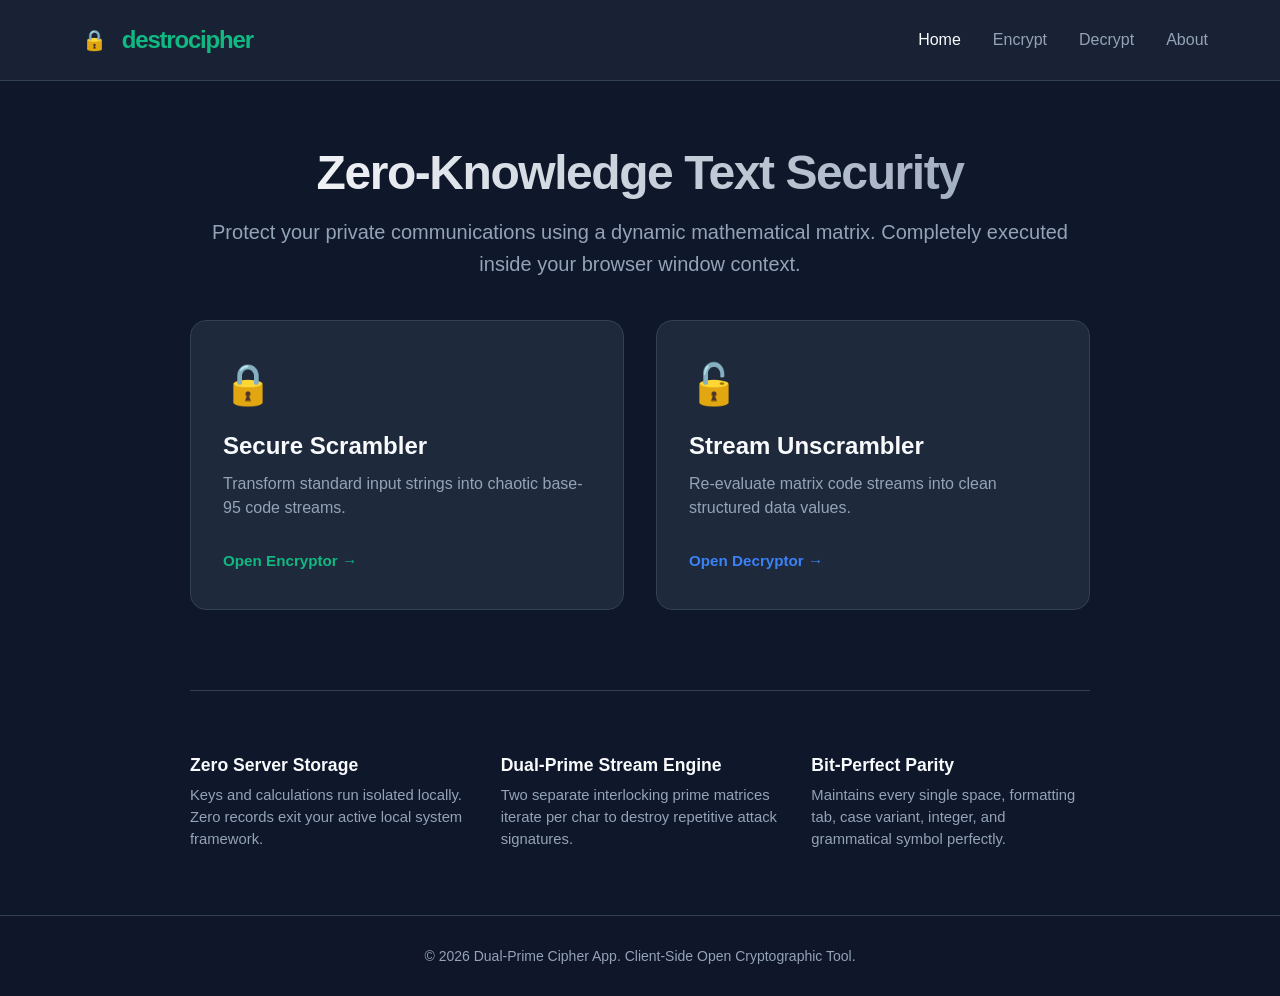
<file: index.html>
<!DOCTYPE html>
<html lang="en">
<head>
    <meta charset="UTF-8">
    <meta name="viewport" content="width=device-width, initial-scale=1.0">
    <title>destrocipher | Dual-Prime Cipher Engine | Home</title>
    <link rel="stylesheet" href="all.css">
    <link rel="stylesheet" href="index.css">
    <link rel="icon" type="image/png" href="p.png">
</head>
<body>

    <nav class="navbar">
        <div class="nav-container">
            <a href="index.html" class="nav-logo"><span>destrocipher</span></a>
            <ul class="nav-links">
                <li><a href="index.html" class="active">Home</a></li>
                <li><a href="encrypt.html">Encrypt</a></li>
                <li><a href="decrypt.html">Decrypt</a></li>
                <li><a href="about.html">About</a></li>
            </ul>
        </div>
    </nav>

    <main class="hero-section">
        <div class="hero-content">
            <h1 class="hero-title">Zero-Knowledge Text Security</h1>
            <p class="hero-subtitle">Protect your private communications using a dynamic mathematical matrix. Completely executed inside your browser window context.</p>
            
            <div class="portal-grid">
                <a href="encrypt.html" class="portal-card encrypt-portal">
                    <div class="portal-icon">🔒</div>
                    <h3>Secure Scrambler</h3>
                    <p>Transform standard input strings into chaotic base-95 code streams.</p>
                    <span class="portal-btn">Open Encryptor →</span>
                </a>

                <a href="decrypt.html" class="portal-card decrypt-portal">
                    <div class="portal-icon">🔓</div>
                    <h3>Stream Unscrambler</h3>
                    <p>Re-evaluate matrix code streams into clean structured data values.</p>
                    <span class="portal-btn">Open Decryptor →</span>
                </a>
            </div>

            <section class="info-grid">
                <div class="info-card">
                    <h4>Zero Server Storage</h4>
                    <p>Keys and calculations run isolated locally. Zero records exit your active local system framework.</p>
                </div>
                <div class="info-card">
                    <h4>Dual-Prime Stream Engine</h4>
                    <p>Two separate interlocking prime matrices iterate per char to destroy repetitive attack signatures.</p>
                </div>
                <div class="info-card">
                    <h4>Bit-Perfect Parity</h4>
                    <p>Maintains every single space, formatting tab, case variant, integer, and grammatical symbol perfectly.</p>
                </div>
            </section>
        </div>
    </main>

    <footer>
        <p>&copy; 2026 Dual-Prime Cipher App. Client-Side Open Cryptographic Tool.</p>
    </footer>

    <script src="index.js"></script>
</body>
</html>
</file>
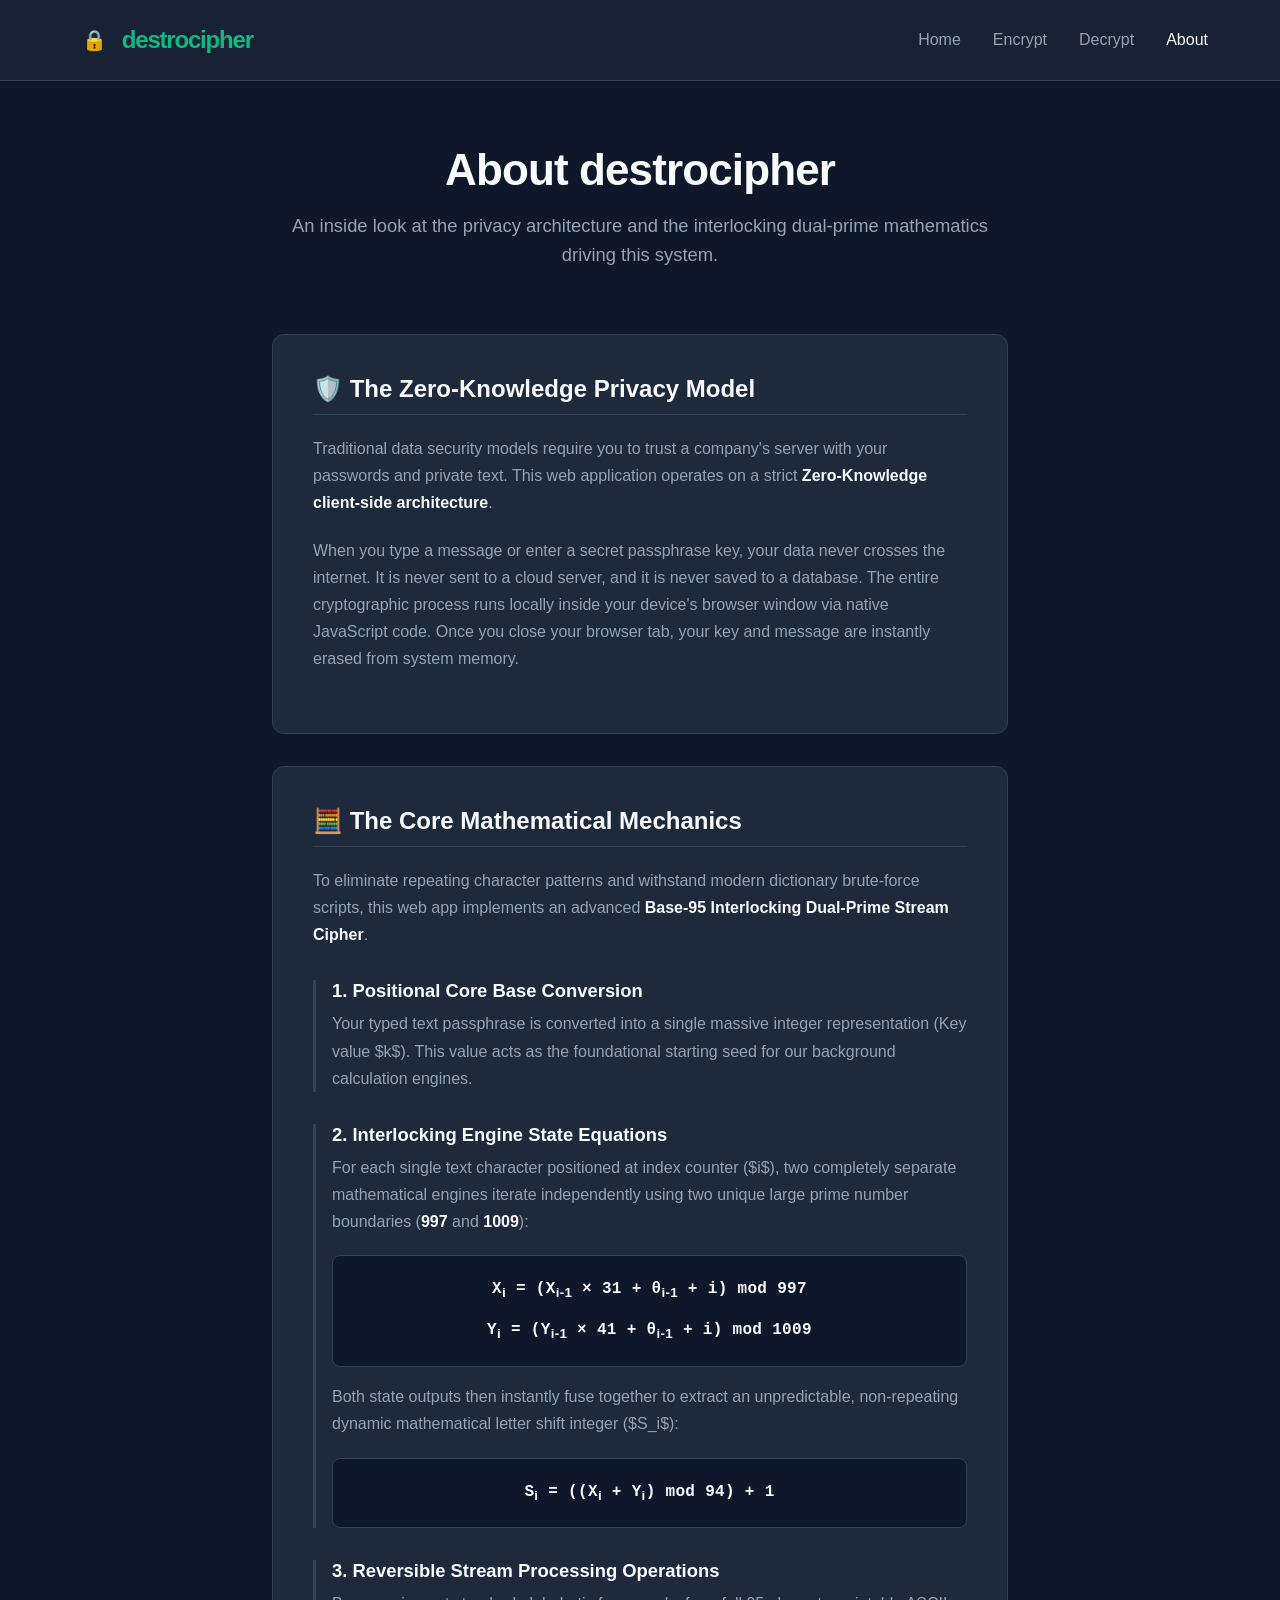
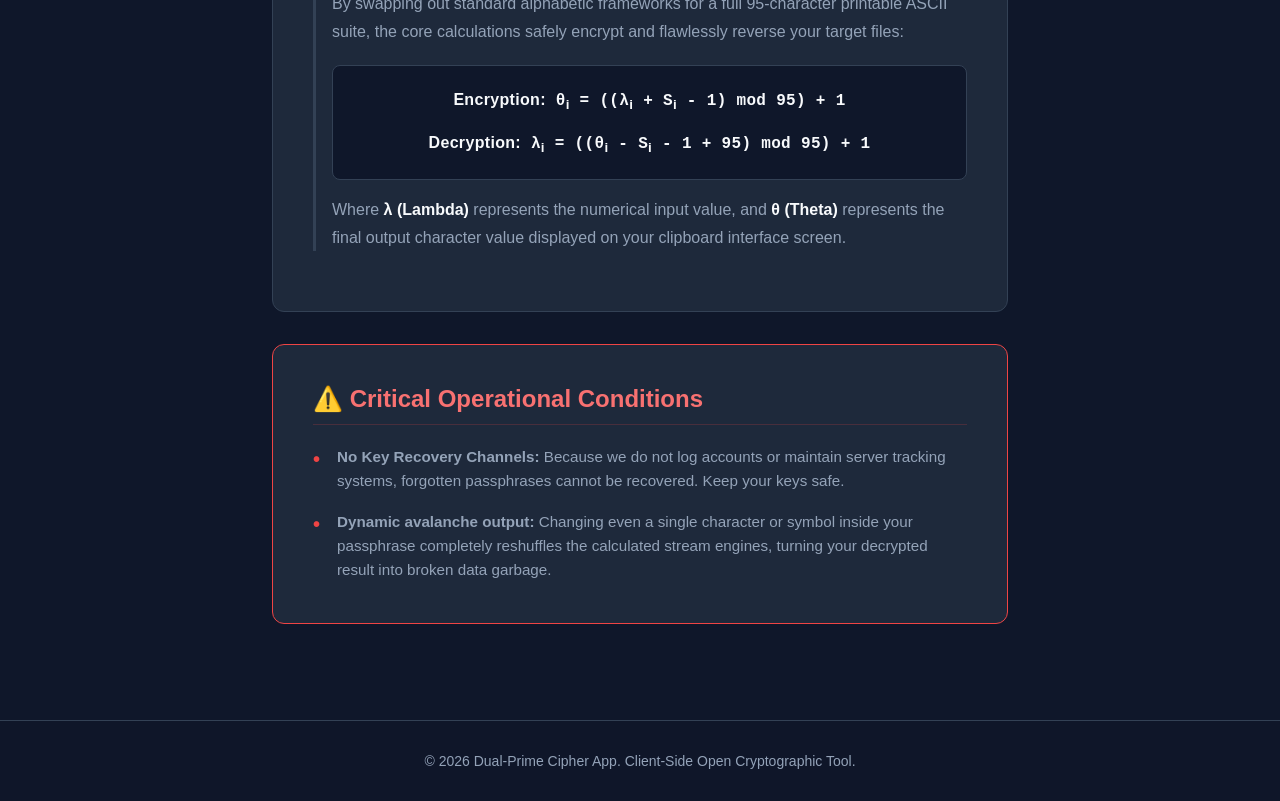
<file: about.html>
<!DOCTYPE html>
<html lang="en">
<head>
    <meta charset="UTF-8">
    <meta name="viewport" content="width=device-width, initial-scale=1.0">
    <title>destrocipher | Dual-Prime Cipher Engine | About the Math</title>
    <link rel="stylesheet" href="all.css">
    <link rel="stylesheet" href="about.css">
    <link rel="icon" type="image/png" href="p.png">
</head>
<body>

    <nav class="navbar">
        <div class="nav-container">
            <a href="index.html" class="nav-logo"><span>destrocipher</span></a>
            <ul class="nav-links">
                <li><a href="index.html">Home</a></li>
                <li><a href="encrypt.html">Encrypt</a></li>
                <li><a href="decrypt.html">Decrypt</a></li>
                <li><a href="about.html" class="active">About</a></li>
            </ul>
        </div>
    </nav>

    <main class="about-container">
        <header class="about-header">
            <h1>About destrocipher</h1>
            <p class="lead">An inside look at the privacy architecture and the interlocking dual-prime mathematics driving this system.</p>
        </header>

        <section class="doc-section">
            <h2>🛡️ The Zero-Knowledge Privacy Model</h2>
            <p>Traditional data security models require you to trust a company's server with your passwords and private text. This web application operates on a strict <strong>Zero-Knowledge client-side architecture</strong>.</p>
            <p>When you type a message or enter a secret passphrase key, your data never crosses the internet. It is never sent to a cloud server, and it is never saved to a database. The entire cryptographic process runs locally inside your device's browser window via native JavaScript code. Once you close your browser tab, your key and message are instantly erased from system memory.</p>
        </section>

        <section class="doc-section math-section">
            <h2>🧮 The Core Mathematical Mechanics</h2>
            <p>To eliminate repeating character patterns and withstand modern dictionary brute-force scripts, this web app implements an advanced <strong>Base-95 Interlocking Dual-Prime Stream Cipher</strong>.</p>
            
            <div class="spec-block">
                <h3>1. Positional Core Base Conversion</h3>
                <p>Your typed text passphrase is converted into a single massive integer representation (Key value $k$). This value acts as the foundational starting seed for our background calculation engines.</p>
            </div>

            <div class="spec-block">
                <h3>2. Interlocking Engine State Equations</h3>
                <p>For each single text character positioned at index counter ($i$), two completely separate mathematical engines iterate independently using two unique large prime number boundaries (<strong>997</strong> and <strong>1009</strong>):</p>
                
                <div class="formula-box">
                    <p class="math-eq">X<sub>i</sub> = (X<sub>i-1</sub> × 31 + θ<sub>i-1</sub> + i) mod 997</p>
                    <p class="math-eq">Y<sub>i</sub> = (Y<sub>i-1</sub> × 41 + θ<sub>i-1</sub> + i) mod 1009</p>
                </div>
                
                <p>Both state outputs then instantly fuse together to extract an unpredictable, non-repeating dynamic mathematical letter shift integer ($S_i$):</p>
                <div class="formula-box">
                    <p class="math-eq">S<sub>i</sub> = ((X<sub>i</sub> + Y<sub>i</sub>) mod 94) + 1</p>
                </div>
            </div>

            <div class="spec-block">
                <h3>3. Reversible Stream Processing Operations</h3>
                <p>By swapping out standard alphabetic frameworks for a full 95-character printable ASCII suite, the core calculations safely encrypt and flawlessly reverse your target files:</p>
                
                <div class="formula-box">
                    <p class="math-eq"><strong>Encryption:</strong> θ<sub>i</sub> = ((λ<sub>i</sub> + S<sub>i</sub> - 1) mod 95) + 1</p>
                    <p class="math-eq"><strong>Decryption:</strong> λ<sub>i</sub> = ((θ<sub>i</sub> - S<sub>i</sub> - 1 + 95) mod 95) + 1</p>
                </div>
                
                <p>Where <strong>λ (Lambda)</strong> represents the numerical input value, and <strong>θ (Theta)</strong> represents the final output character value displayed on your clipboard interface screen.</p>
            </div>
        </section>

        <section class="doc-section warning-box">
            <h2>⚠️ Critical Operational Conditions</h2>
            <ul>
                <li><strong>No Key Recovery Channels:</strong> Because we do not log accounts or maintain server tracking systems, forgotten passphrases cannot be recovered. Keep your keys safe.</li>
                <li><strong>Dynamic avalanche output:</strong> Changing even a single character or symbol inside your passphrase completely reshuffles the calculated stream engines, turning your decrypted result into broken data garbage.</li>
            </ul>
        </section>
    </main>

    <footer>
        <p>&copy; 2026 Dual-Prime Cipher App. Client-Side Open Cryptographic Tool.</p>
    </footer>

    <script src="about.js"></script>
</body>
</html>
</file>
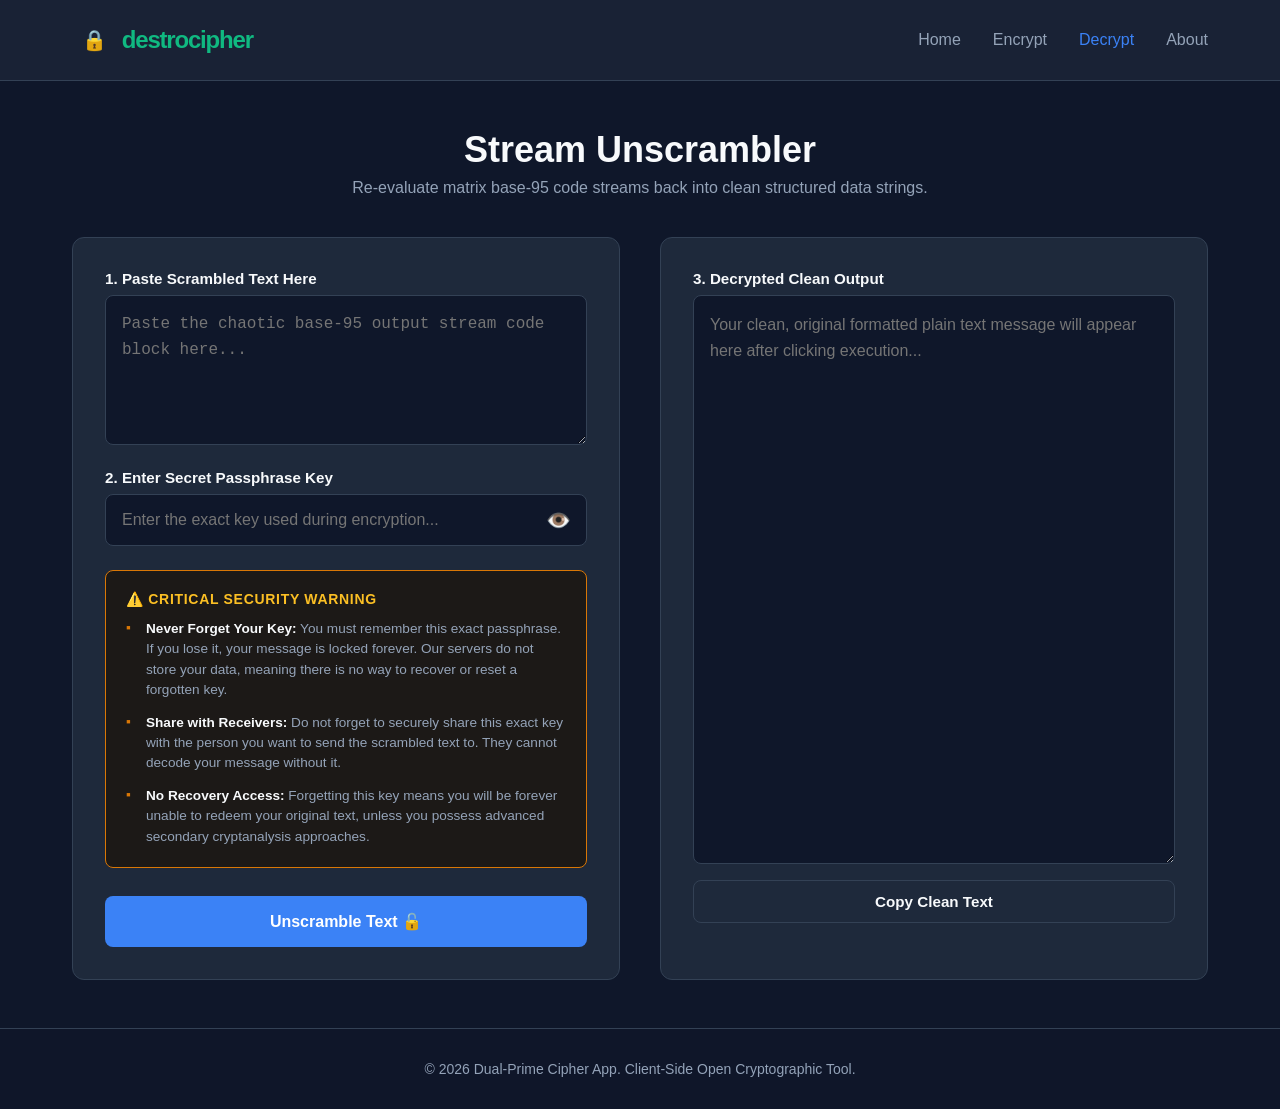
<file: decrypt.html>
<!DOCTYPE html>
<html lang="en">
<head>
    <meta charset="UTF-8">
    <meta name="viewport" content="width=device-width, initial-scale=1.0">
    <title>destrocipher | Dual-Prime Cipher Engine | Decrypt</title>
    <link rel="stylesheet" href="all.css">
    <link rel="stylesheet" href="decrypt.css">
    <link rel="icon" type="image/png" href="p.png">
</head>
<body>

    <nav class="navbar">
        <div class="nav-container">
            <a href="index.html" class="nav-logo"><span>destrocipher</span></a>
            <ul class="nav-links">
                <li><a href="index.html">Home</a></li>
                <li><a href="encrypt.html">Encrypt</a></li>
                <li><a href="decrypt.html" class="active active-decrypt">Decrypt</a></li>
                <li><a href="about.html">About</a></li>
            </ul>
        </div>
    </nav>

    <main class="tool-container">
        <header class="tool-header">
            <h1>Stream Unscrambler</h1>
            <p>Re-evaluate matrix base-95 code streams back into clean structured data strings.</p>
        </header>

        <div class="workspace-grid">
            <div class="input-panel">
                
                <div class="input-group">
                    <label for="cipherInput">1. Paste Scrambled Text Here</label>
                    <textarea id="cipherInput" placeholder="Paste the chaotic base-95 output stream code block here..."></textarea>
                </div>

                <div class="input-group">
                    <label for="secretKey">2. Enter Secret Passphrase Key</label>
                    <div class="key-input-wrapper">
                        <input type="password" id="secretKey" placeholder="Enter the exact key used during encryption...">
                        <button type="button" id="toggleKeyBtn" title="Toggle Key Visibility">👁️</button>
                    </div>
                </div>

                <div class="security-warning-box">
                    <div class="warning-title">⚠️ CRITICAL SECURITY WARNING</div>
                    <ul class="warning-list">
                        <li><strong>Never Forget Your Key:</strong> You must remember this exact passphrase. If you lose it, your message is locked forever. Our servers do not store your data, meaning there is no way to recover or reset a forgotten key.</li>
                        <li><strong>Share with Receivers:</strong> Do not forget to securely share this exact key with the person you want to send the scrambled text to. They cannot decode your message without it.</li>
                        <li><strong>No Recovery Access:</strong> Forgetting this key means you will be forever unable to redeem your original text, unless you possess advanced secondary cryptanalysis approaches.</li>
                    </ul>
                </div>

                <button type="button" id="decryptBtn" class="action-btn-decrypt">Unscramble Text 🔓</button>

            </div>

            <div class="output-panel">
                <div class="input-group full-height">
                    <label for="plainOutput">3. Decrypted Clean Output</label>
                    <div class="output-wrapper">
                        <!-- Output text field explicitly rendered as READONLY -->
                        <textarea id="plainOutput" readonly placeholder="Your clean, original formatted plain text message will appear here after clicking execution..."></textarea>
                        <button type="button" id="copyBtn" class="copy-action-btn">Copy Clean Text</button>
                    </div>
                </div>
            </div>
        </div>
    </main>

    <footer>
        <p>&copy; 2026 Dual-Prime Cipher App. Client-Side Open Cryptographic Tool.</p>
    </footer>
    
    <script src="engine.js"></script>
    <script src="decrypt.js"></script>
</body>
</html>
</file>
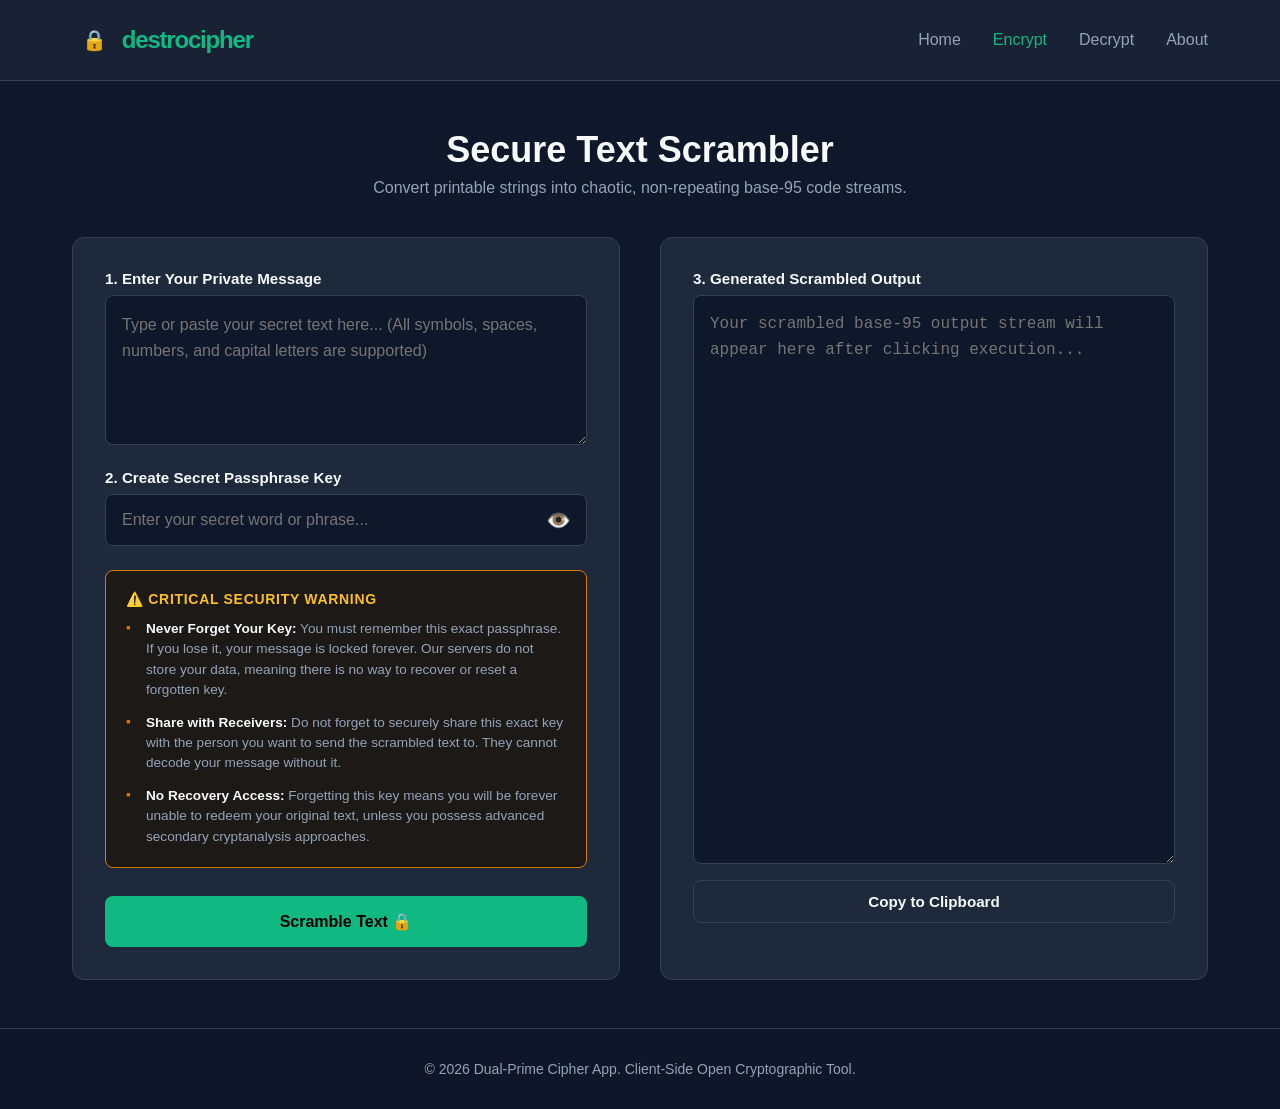
<file: encrypt.html>
<!DOCTYPE html>
<html lang="en">
<head>
    <meta charset="UTF-8">
    <meta name="viewport" content="width=device-width, initial-scale=1.0">
    <title>destrocipher | Dual-Prime Cipher Engine | Encrypt</title>
    <link rel="stylesheet" href="all.css">
    <link rel="stylesheet" href="encrypt.css">
    <link rel="icon" type="image/png" href="p.png">
</head>
<body>

    <nav class="navbar">
        <div class="nav-container">
            <a href="index.html" class="nav-logo"><span>destrocipher</span></a>
            <ul class="nav-links">
                <li><a href="index.html">Home</a></li>
                <li><a href="encrypt.html" class="active active-encrypt">Encrypt</a></li>
                <li><a href="decrypt.html">Decrypt</a></li>
                <li><a href="about.html">About</a></li>
            </ul>
        </div>
    </nav>

    <main class="tool-container">
        <header class="tool-header">
            <h1>Secure Text Scrambler</h1>
            <p>Convert printable strings into chaotic, non-repeating base-95 code streams.</p>
        </header>

        <div class="workspace-grid">
            <div class="input-panel">
                
                <div class="input-group">
                    <label for="plainText">1. Enter Your Private Message</label>
                    <textarea id="plainText" placeholder="Type or paste your secret text here... (All symbols, spaces, numbers, and capital letters are supported)"></textarea>
                </div>

                <div class="input-group">
                    <label for="secretKey">2. Create Secret Passphrase Key</label>
                    <div class="key-input-wrapper">
                        <input type="password" id="secretKey" placeholder="Enter your secret word or phrase...">
                        <button type="button" id="toggleKeyBtn" title="Toggle Key Visibility">👁️</button>
                    </div>
                </div>

                <div class="security-warning-box">
                    <div class="warning-title">⚠️ CRITICAL SECURITY WARNING</div>
                    <ul class="warning-list">
                        <li><strong>Never Forget Your Key:</strong> You must remember this exact passphrase. If you lose it, your message is locked forever. Our servers do not store your data, meaning there is no way to recover or reset a forgotten key.</li>
                        <li><strong>Share with Receivers:</strong> Do not forget to securely share this exact key with the person you want to send the scrambled text to. They cannot decode your message without it.</li>
                        <li><strong>No Recovery Access:</strong> Forgetting this key means you will be forever unable to redeem your original text, unless you possess advanced secondary cryptanalysis approaches.</li>
                    </ul>
                </div>

                <button type="button" id="encryptBtn" class="action-btn-encrypt">Scramble Text 🔒</button>

            </div>

            <div class="output-panel">
                <div class="input-group full-height">
                    <label for="cipherText">3. Generated Scrambled Output</label>
                    <div class="output-wrapper">
                        <textarea id="cipherText" readonly placeholder="Your scrambled base-95 output stream will appear here after clicking execution..."></textarea>
                        <button type="button" id="copyBtn" class="copy-action-btn">Copy to Clipboard</button>
                    </div>
                </div>
            </div>
        </div>
    </main>

    <footer>
        <p>&copy; 2026 Dual-Prime Cipher App. Client-Side Open Cryptographic Tool.</p>
    </footer>
    
    <script src="engine.js"></script>
    <script src="encrypt.js"></script>
</body>
</html>
</file>
<file: all.css>
* {
    margin: 0;
    padding: 0;
    box-sizing: border-box;
    font-family: 'Segoe UI', Tahoma, Geneva, Verdana, sans-serif;
    box-sizing: border-box;
}

:root {
    --bg-dark: #0f172a;
    --bg-card: #1e293b;
    --text-main: #f8fafc;
    --text-muted: #94a3b8;
    --accent-encrypt: #10b981; 
    --accent-decrypt: #3b82f6; 
    --border-color: #334155;
    --transition-speed: 0.3s;
}

body {
    background-color: var(--bg-dark);
    color: var(--text-main);
    min-height: 100vh;
    display: flex;
    flex-direction: column;
    overflow-x: hidden;
}

.navbar {
    background-color: rgba(30, 41, 59, 0.7);
    backdrop-filter: blur(12px);
    -webkit-backdrop-filter: blur(12px);
    border-bottom: 1px solid var(--border-color);
    position: sticky;
    top: 0;
    z-index: 1000;
}

.nav-container {
    max-width: 1200px;
    margin: 0 auto;
    padding: 1rem 2rem;
    display: flex;
    justify-content: space-between;
    align-items: center;
}

.nav-logo {
    font-size: 1.5rem;
    font-weight: 700;
    letter-spacing: -0.05em;
    color: var(--text-main);
    text-decoration: none;
    display: flex;
    align-items: center;
    gap: 0.5rem;
}

.nav-logo span {
    color: var(--accent-encrypt);
}

.nav-links {
    display: flex;
    gap: 2rem;
    list-style: none;
}

.nav-links a {
    color: var(--text-muted);
    text-decoration: none;
    font-size: 1rem;
    font-weight: 500;
    transition: color var(--transition-speed) ease;
}

.nav-links a:hover,
.nav-links a.active {
    color: var(--text-main);
}

.nav-links a.active-encrypt {
    color: var(--accent-encrypt);
}

.nav-links a.active-decrypt {
    color: var(--accent-decrypt);
}

footer {
    margin-top: auto;
    padding: 2rem;
    text-align: center;
    border-top: 1px solid var(--border-color);
    background-color: rgba(15, 23, 42, 0.6);
}

footer p {
    font-size: 0.875rem;
    color: var(--text-muted);
}

body {
    animation: fadeInPage 0.6s ease-out forwards;
}


.nav-logo {
    display: inline-flex;
    align-items: center;
    text-decoration: none;
    color: #ffffff; 
}

.nav-logo span {
    font-weight: 800;
    animation: textGlow 3s infinite linear; 
}

@keyframes textGlow {
    0%, 100% {
        text-shadow: 0 0 4px rgba(0, 242, 254, 0.2), 
                     0 0 10px rgba(0, 242, 254, 0.1);
        opacity: 0.9;
    }
    50% {
        text-shadow: 0 0 12px rgba(0, 242, 254, 0.8), 
                     0 0 22px rgba(0, 242, 254, 0.5);
        opacity: 1; 
    }
}

.nav-logo::before {
    content: "🔒";
    margin-right: 0.5rem;
    font-size: 1.25rem;
    display: inline-block;
    animation: lockSwap 2s infinite steps(1); 
}

@keyframes lockSwap {
    0%, 100% { content: "🔒"; }
    50% { content: "🔓"; }
}



.nav-logo::before {
    content: "🔒"; 
    margin-right: 8px; 
    display: inline-block;
    
    animation: lockSwap 3.5s infinite steps(1); 
}

@keyframes lockSwap {
    0%, 100% {
        content: "🔒"; 
    }
    50% {
        content: "🔓"; 
    }
}


@keyframes fadeInPage {
    from {
        opacity: 0;
        transform: translateY(8px); 
    }
    to {
        opacity: 1;
        transform: translateY(0);
    }
}

@media (max-width: 768px) {
    html, body {
        width: 100%;
        margin: 0;
        padding: 0;
        overflow-x: hidden; 
    }

    * {
        box-sizing: border-box; 
    }

    
    .navbar {
        position: relative; 
        width: 100%;
        background-color: var(--bg-dark, #0d1117); 
    }

    .nav-container {
        display: flex;
        flex-direction: column;
        align-items: center;
        width: 100%;
        padding: 1.5rem 1rem;
        gap: 1rem;
    }

    .nav-links {
        display: flex;
        flex-direction: row;
        flex-wrap: wrap;
        justify-content: center;
        gap: 1.5rem;
        padding: 0;
        margin: 0;
        width: 100%;
    }

    
    .hero-section {
        padding: 2rem 1rem;
        width: 100%;
    }

    .hero-content {
        display: flex;
        flex-direction: column;
        align-items: center;
        text-align: center;
        width: 100%;
    }

    .portal-grid {
        display: flex;
        flex-direction: column;
        align-items: center; 
        justify-content: center;
        width: 100%;
        gap: 1.5rem; 
        margin: 2rem 0;
        padding: 0;
    }

    .portal-card {
        width: 100%;       
        max-width: 400px;  
        margin-left: 0 !important;  
        margin-right: 0 !important; 
        text-align: center;
    }
}

.nav-logo{
    margin: 10px !important;
}
</file>
<file: index.css>
.hero-section {
    max-width: 1200px;
    margin: 0 auto;
    padding: 4rem 2rem;
    width: 100%;
}

.hero-content {
    text-align: center;
    max-width: 900px;
    margin: 0 auto;
}

.hero-title {
    font-size: 3rem;
    font-weight: 800;
    letter-spacing: -0.03em;
    margin-bottom: 1rem;
    background: linear-gradient(to right, #ffffff, var(--text-muted));
    -webkit-background-clip: text;
    -webkit-text-fill-color: transparent;
    background-clip: text; 
}


.hero-subtitle {
    font-size: 1.25rem;
    color: var(--text-muted);
    line-height: 1.6;
    margin-bottom: 2.5rem;
}

.portal-grid {
    display: grid;
    grid-template-columns: repeat(auto-fit, minmax(320px, 1fr));
    gap: 2rem;
    margin-bottom: 5rem;
}

.portal-card {
    background-color: var(--bg-card);
    border: 1px solid var(--border-color);
    border-radius: 1rem;
    padding: 2.5rem 2rem;
    text-align: left;
    text-decoration: none;
    color: var(--text-main);
    transition: transform 0.2s ease, border-color var(--transition-speed) ease;
    display: flex;
    flex-direction: column;
}

.portal-card:hover {
    transform: translateY(-4px);
}

.encrypt-portal:hover {
    border-color: var(--accent-encrypt);
}

.decrypt-portal:hover {
    border-color: var(--accent-decrypt);
}

.portal-icon {
    font-size: 2.5rem;
    margin-bottom: 1.5rem;
}

.portal-card h3 {
    font-size: 1.5rem;
    font-weight: 700;
    margin-bottom: 0.75rem;
}

.portal-card p {
    color: var(--text-muted);
    font-size: 1rem;
    line-height: 1.5;
    margin-bottom: 2rem;
    flex-grow: 1;
}

.portal-btn {
    font-size: 0.95rem;
    font-weight: 600;
    transition: color var(--transition-speed) ease;
}

.encrypt-portal .portal-btn { color: var(--accent-encrypt); }
.decrypt-portal .portal-btn { color: var(--accent-decrypt); }

.info-grid {
    display: grid;
    grid-template-columns: repeat(auto-fit, minmax(260px, 1fr));
    gap: 2rem;
    text-align: left;
    border-top: 1px solid var(--border-color);
    padding-top: 4rem;
}

.info-card h4 {
    font-size: 1.1rem;
    font-weight: 600;
    margin-bottom: 0.5rem;
    color: var(--text-main);
}

.info-card p {
    font-size: 0.925rem;
    color: var(--text-muted);
    line-height: 1.5;
}


@media (max-width: 640px) {
    .hero-title { font-size: 2.25rem; }
    .hero-subtitle { font-size: 1.1rem; margin-bottom: 2.5rem; }
    .portal-grid { gap: 1rem; margin-bottom: 3rem; }
    .info-grid { padding-top: 2.5rem; }
}
</file>
<file: about.css>
.about-container {
    max-width: 800px;
    margin: 0 auto;
    padding: 4rem 2rem;
    width: 100%;
}

.about-header {
    text-align: center;
    margin-bottom: 4rem;
}

.about-header h1 {
    font-size: 2.75rem;
    font-weight: 800;
    letter-spacing: -0.02em;
    margin-bottom: 1rem;
}

.lead {
    font-size: 1.15rem;
    color: var(--text-muted);
    line-height: 1.6;
}

.doc-section {
    background-color: var(--bg-card);
    border: 1px solid var(--border-color);
    border-radius: 0.75rem;
    padding: 2.5rem;
    margin-bottom: 2rem;
}

.doc-section h2 {
    font-size: 1.5rem;
    font-weight: 700;
    margin-bottom: 1.25rem;
    color: var(--text-main);
    border-bottom: 1px solid var(--border-color);
    padding-bottom: 0.7rem;
}

.doc-section p {
    color: var(--text-muted);
    font-size: 1rem;
    line-height: 1.7;
    margin-bottom: 1.25rem;
}

.doc-section p strong {
    color: var(--text-main);
}

.spec-block {
    margin-top: 2rem;
    padding-left: 1rem;
    border-left: 3px solid var(--border-color);
}

.spec-block h3 {
    font-size: 1.15rem;
    font-weight: 600;
    margin-bottom: 0.5rem;
    color: var(--text-main);
}

.formula-box {
    background-color: var(--bg-dark);
    border: 1px solid var(--border-color);
    border-radius: 0.5rem;
    padding: 1.25rem;
    margin: 1rem 0;
    text-align: center;
}

.math-eq {
    font-family: 'Courier New', Courier, monospace;
    font-size: 1.1rem;
    font-weight: 600;
    color: var(--text-main) !important;
    margin-bottom: 0 !important;
    letter-spacing: 0.02em;
}

.math-eq:not(:last-child) {
    margin-bottom: 0.75rem !important;
}

.warning-box {
    border-color: #ef4444; 
}

.warning-box h2 {
    color: #f87171;
    border-bottom-color: rgba(239, 68, 68, 0.2);
}

.warning-box ul {
    list-style-type: none;
}

.warning-box li {
    color: var(--text-muted);
    font-size: 0.95rem;
    line-height: 1.6;
    position: relative;
    padding-left: 1.5rem;
}

.warning-box li:not(:last-child) {
    margin-bottom: 1rem;
}

.warning-box li::before {
    content: "•";
    color: #ef4444;
    font-weight: bold;
    font-size: 1.25rem;
    position: absolute;
    left: 0;
    top: -2px;
}

@media (max-width: 640px) {
    .about-container { padding: 2.5rem 1rem; }
    .about-header { margin-bottom: 2.5rem; }
    .about-header h1 { font-size: 2rem; }
    .doc-section { padding: 1.5rem; }
    .math-eq { font-size: 0.95rem; }
}
</file>
<file: decrypt.css>
.tool-container {
    max-width: 1200px;
    margin: 0 auto;
    padding: 3rem 2rem;
    width: 100%;
}

.tool-header {
    margin-bottom: 2.5rem;
    text-align: center;
}

.tool-header h1 {
    font-size: 2.25rem;
    font-weight: 800;
    margin-bottom: 0.5rem;
    color: var(--text-main);
}

.tool-header p {
    color: var(--text-muted);
    font-size: 1rem;
}

.workspace-grid {
    display: flex;
    gap: 2.5rem;
    align-items: stretch;
}

.input-panel, .output-panel {
    flex: 1;
    background-color: var(--bg-card);
    border: 1px solid var(--border-color);
    border-radius: 0.75rem;
    padding: 2rem;
    display: flex;
    flex-direction: column;
}

.input-group {
    margin-bottom: 1.5rem;
    display: flex;
    flex-direction: column;
    gap: 0.5rem;
}

.input-group.full-height {
    flex-grow: 1;
}

.input-group label {
    font-size: 0.95rem;
    font-weight: 600;
    color: var(--text-main);
}

textarea, input[type="password"], input[type="text"] {
    background-color: var(--bg-dark);
    border: 1px solid var(--border-color);
    color: var(--text-main);
    border-radius: 0.5rem;
    padding: 1rem;
    font-size: 1rem;
    outline: none;
    transition: border-color var(--transition-speed) ease, box-shadow var(--transition-speed) ease;
}

textarea {
    resize: vertical;
    min-height: 150px;
    line-height: 1.6;
}

.input-panel textarea {
    font-family: 'Courier New', Courier, monospace;
}

.output-panel textarea {
    flex-grow: 1;
    min-height: 350px;
}

textarea:focus, input:focus {
    border-color: var(--accent-decrypt);
    box-shadow: 0 0 0 2px rgba(59, 130, 246, 0.1);
}

.key-input-wrapper {
    position: relative;
    display: flex;
}

.key-input-wrapper input {
    width: 100%;
    padding-right: 3.5rem;
}

#toggleKeyBtn {
    position: absolute;
    right: 0.5rem;
    top: 50%;
    transform: translateY(-50%);
    background: none;
    border: none;
    color: var(--text-muted);
    font-size: 1.25rem;
    cursor: pointer;
    padding: 0.5rem;
    transition: color var(--transition-speed) ease;
}

#toggleKeyBtn:hover {
    color: var(--text-main);
}

.security-warning-box {
    background-color: #1c1917; /* Dark Stone/Charcoal */
    border: 1px solid #d97706; /* Burnt Amber Accent */
    border-radius: 0.5rem;
    padding: 1.25rem;
    margin-bottom: 1.75rem;
    transition: box-shadow var(--transition-speed) ease;
}

.security-warning-box.active-glow {
    box-shadow: 0 0 12px rgba(217, 119, 6, 0.25);
}

.warning-title {
    color: #fbbf24; /* Warm Amber */
    font-size: 0.875rem;
    font-weight: 700;
    letter-spacing: 0.05em;
    margin-bottom: 0.75rem;
}

.warning-list {
    list-style-type: none;
}

.warning-list li {
    font-size: 0.85rem;
    color: var(--text-muted);
    line-height: 1.5;
    position: relative;
    padding-left: 1.25rem;
}

.warning-list li:not(:last-child) {
    margin-bottom: 0.75rem;
}

.warning-list li::before {
    content: "▪";
    color: #d97706;
    position: absolute;
    left: 0;
    top: -1px;
}

.warning-list li strong {
    color: var(--text-main);
}

.action-btn-decrypt {
    background-color: var(--accent-decrypt);
    color: #ffffff;
    font-size: 1rem;
    font-weight: 700;
    padding: 1rem;
    border: none;
    border-radius: 0.5rem;
    cursor: pointer;
    transition: opacity var(--transition-speed) ease, transform 0.1s ease;
    width: 100%;
}

.action-btn-decrypt:hover {
    opacity: 0.9;
}

.action-btn-decrypt:active {
    transform: scale(0.99);
}

.output-wrapper {
    display: flex;
    flex-direction: column;
    gap: 1rem;
    flex-grow: 1;
}

.copy-action-btn {
    background-color: transparent;
    border: 1px solid var(--border-color);
    color: var(--text-main);
    font-size: 0.95rem;
    font-weight: 600;
    padding: 0.75rem;
    border-radius: 0.5rem;
    cursor: pointer;
    transition: background-color var(--transition-speed) ease, border-color var(--transition-speed) ease;
}

.copy-action-btn:hover {
    background-color: rgba(255, 255, 255, 0.05);
    border-color: var(--text-muted);
}

@media (max-width: 900px) {
    .workspace-grid {
        flex-direction: column;
        gap: 1.5rem;
    }
    .tool-container {
        padding: 2rem 1rem;
    }
    .output-panel textarea {
        min-height: 200px;
    }
}
</file>
<file: encrypt.css>
.tool-container {
    max-width: 1200px;
    margin: 0 auto;
    padding: 3rem 2rem;
    width: 100%;
}

.tool-header {
    margin-bottom: 2.5rem;
    text-align: center;
}

.tool-header h1 {
    font-size: 2.25rem;
    font-weight: 800;
    margin-bottom: 0.5rem;
    color: var(--text-main);
}

.tool-header p {
    color: var(--text-muted);
    font-size: 1rem;
}

.workspace-grid {
    display: flex;
    gap: 2.5rem;
    align-items: stretch;
}

.input-panel, .output-panel {
    flex: 1;
    background-color: var(--bg-card);
    border: 1px solid var(--border-color);
    border-radius: 0.75rem;
    padding: 2rem;
    display: flex;
    flex-direction: column;
}

.input-group {
    margin-bottom: 1.5rem;
    display: flex;
    flex-direction: column;
    gap: 0.5rem;
}

.input-group.full-height {
    flex-grow: 1;
}

.input-group label {
    font-size: 0.95rem;
    font-weight: 600;
    color: var(--text-main);
}

textarea, input[type="password"], input[type="text"] {
    background-color: var(--bg-dark);
    border: 1px solid var(--border-color);
    color: var(--text-main);
    border-radius: 0.5rem;
    padding: 1rem;
    font-size: 1rem;
    outline: none;
    transition: border-color var(--transition-speed) ease, box-shadow var(--transition-speed) ease;
}

textarea {
    resize: vertical;
    min-height: 150px;
    line-height: 1.6;
}

.output-panel textarea {
    flex-grow: 1;
    min-height: 350px;
    font-family: 'Courier New', Courier, monospace;
}

textarea:focus, input:focus {
    border-color: var(--accent-encrypt);
    box-shadow: 0 0 0 2px rgba(16, 185, 129, 0.1);
}

.key-input-wrapper {
    position: relative;
    display: flex;
}

.key-input-wrapper input {
    width: 100%;
    padding-right: 3.5rem;
}

#toggleKeyBtn {
    position: absolute;
    right: 0.5rem;
    top: 50%;
    transform: translateY(-50%);
    background: none;
    border: none;
    color: var(--text-muted);
    font-size: 1.25rem;
    cursor: pointer;
    padding: 0.5rem;
    transition: color var(--transition-speed) ease;
}

#toggleKeyBtn:hover {
    color: var(--text-main);
}

.security-warning-box {
    background-color: #1c1917; /* Dark Stone/Charcoal */
    border: 1px solid #d97706; /* Burnt Amber Accent */
    border-radius: 0.5rem;
    padding: 1.25rem;
    margin-bottom: 1.75rem;
    transition: box-shadow var(--transition-speed) ease;
}

.security-warning-box.active-glow {
    box-shadow: 0 0 12px rgba(217, 119, 6, 0.25);
}

.warning-title {
    color: #fbbf24; /* Warm Amber */
    font-size: 0.875rem;
    font-weight: 700;
    letter-spacing: 0.05em;
    margin-bottom: 0.75rem;
}

.warning-list {
    list-style-type: none;
}

.warning-list li {
    font-size: 0.85rem;
    color: var(--text-muted);
    line-height: 1.5;
    position: relative;
    padding-left: 1.25rem;
}

.warning-list li:not(:last-child) {
    margin-bottom: 0.75rem;
}

.warning-list li::before {
    content: "▪";
    color: #d97706;
    position: absolute;
    left: 0;
    top: -1px;
}

.warning-list li strong {
    color: var(--text-main);
}

.action-btn-encrypt {
    background-color: var(--accent-encrypt);
    color: #000000;
    font-size: 1rem;
    font-weight: 700;
    padding: 1rem;
    border: none;
    border-radius: 0.5rem;
    cursor: pointer;
    transition: opacity var(--transition-speed) ease, transform 0.1s ease;
    width: 100%;
}

.action-btn-encrypt:hover {
    opacity: 0.9;
}

.action-btn-encrypt:active {
    transform: scale(0.99);
}

.output-wrapper {
    display: flex;
    flex-direction: column;
    gap: 1rem;
    flex-grow: 1;
}

.copy-action-btn {
    background-color: transparent;
    border: 1px solid var(--border-color);
    color: var(--text-main);
    font-size: 0.95rem;
    font-weight: 600;
    padding: 0.75rem;
    border-radius: 0.5rem;
    cursor: pointer;
    transition: background-color var(--transition-speed) ease, border-color var(--transition-speed) ease;
}

.copy-action-btn:hover {
    background-color: rgba(255, 255, 255, 0.05);
    border-color: var(--text-muted);
}

@media (max-width: 900px) {
    .workspace-grid {
        flex-direction: column;
        gap: 1.5rem;
    }
    .tool-container {
        padding: 2rem 1rem;
    }
    .output-panel textarea {
        min-height: 200px;
    }
}
</file>
